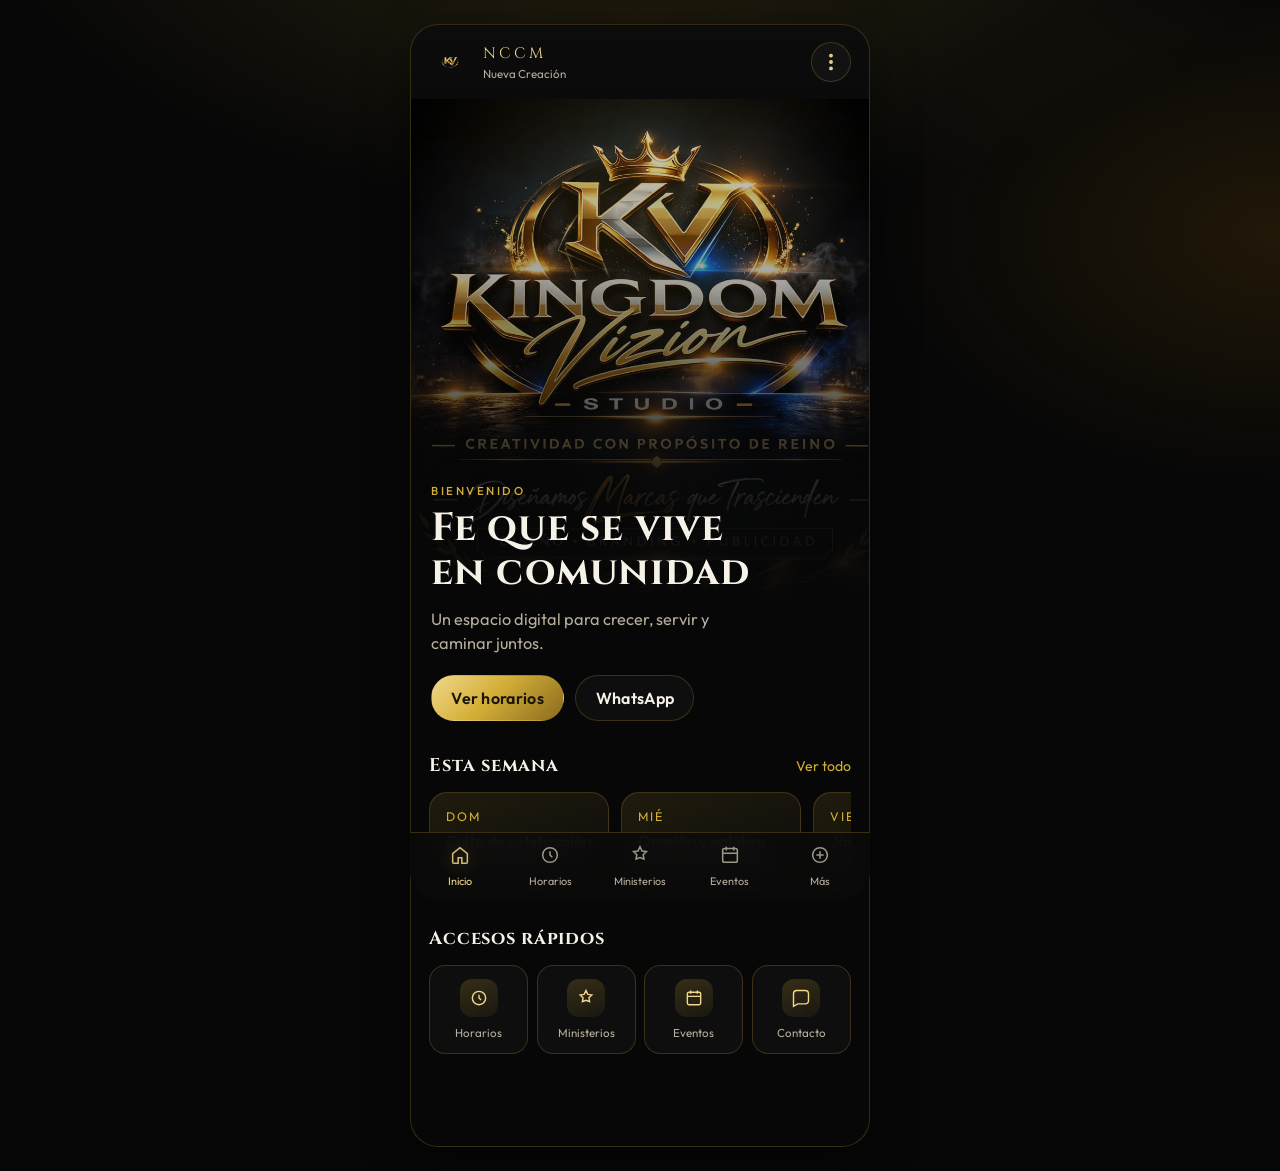
<file: nccm/index.html>
<!DOCTYPE html>
<html lang="es">
<head>
  <meta charset="UTF-8">
  <meta name="viewport" content="width=device-width, initial-scale=1.0, viewport-fit=cover">
  <meta name="theme-color" content="#0a0a0a">
  <meta name="apple-mobile-web-app-capable" content="yes">
  <meta name="apple-mobile-web-app-status-bar-style" content="black-translucent">
  <meta name="description" content="NCCM — Nueva Creación. Comunidad, fe y propósito en un solo lugar.">
  <title>NCCM · Nueva Creación</title>
  <link rel="preconnect" href="https://fonts.googleapis.com">
  <link rel="preconnect" href="https://fonts.gstatic.com" crossorigin>
  <link href="https://fonts.googleapis.com/css2?family=Cinzel:wght@500;700&family=Outfit:wght@300;400;500;600;700&display=swap" rel="stylesheet">
  <link rel="manifest" href="manifest.webmanifest">
  <link rel="icon" href="assets/monogram.png">
  <link rel="stylesheet" href="styles.css">
</head>
<body>
  <div class="app" id="app">
    <!-- Splash -->
    <div class="splash" id="splash" aria-hidden="true">
      <img src="assets/monogram.png" alt="" class="splash__mark">
      <p class="splash__brand">NCCM</p>
      <p class="splash__tag">Nueva Creación</p>
    </div>

    <!-- Screens -->
    <main class="screens">
      <!-- INICIO -->
      <section class="screen screen--active" id="screen-inicio" data-screen="inicio">
        <header class="topbar">
          <div class="topbar__brand">
            <img src="assets/monogram.png" alt="" class="topbar__mark">
            <div>
              <p class="topbar__name">NCCM</p>
              <p class="topbar__sub">Nueva Creación</p>
            </div>
          </div>
          <button type="button" class="icon-btn" data-nav="mas" aria-label="Más opciones">
            <svg width="22" height="22" viewBox="0 0 24 24" fill="none" stroke="currentColor" stroke-width="1.8"><circle cx="12" cy="5" r="1.2"/><circle cx="12" cy="12" r="1.2"/><circle cx="12" cy="19" r="1.2"/></svg>
          </button>
        </header>

        <div class="hero">
          <div class="hero__media" role="img" aria-label="Identidad NCCM">
            <img src="assets/hero.jpeg" alt="NCCM — identidad visual">
            <div class="hero__veil"></div>
          </div>
          <div class="hero__copy">
            <p class="eyebrow">Bienvenido</p>
            <h1>Fe que se vive<br>en comunidad</h1>
            <p class="lede">Un espacio digital para crecer, servir y caminar juntos.</p>
            <div class="cta-row">
              <button type="button" class="btn btn--gold" data-nav="servicios">Ver horarios</button>
              <a class="btn btn--ghost" href="https://wa.me/528681837545" target="_blank" rel="noopener">WhatsApp</a>
            </div>
          </div>
        </div>

        <section class="block">
          <div class="block__head">
            <h2>Esta semana</h2>
            <button type="button" class="text-link" data-nav="eventos">Ver todo</button>
          </div>
          <div class="rail" role="list">
            <article class="rail-card" role="listitem">
              <p class="rail-card__day">Dom</p>
              <p class="rail-card__title">Culto de celebración</p>
              <p class="rail-card__meta">10:00 · Santuario</p>
            </article>
            <article class="rail-card" role="listitem">
              <p class="rail-card__day">Mié</p>
              <p class="rail-card__title">Oración y palabra</p>
              <p class="rail-card__meta">19:00 · Salón principal</p>
            </article>
            <article class="rail-card" role="listitem">
              <p class="rail-card__day">Vie</p>
              <p class="rail-card__title">Jóvenes NCCM</p>
              <p class="rail-card__meta">18:30 · Terraza</p>
            </article>
          </div>
        </section>

        <section class="block block--last">
          <div class="block__head">
            <h2>Accesos rápidos</h2>
          </div>
          <div class="quick">
            <button type="button" class="quick__item" data-nav="servicios">
              <span class="quick__icon" aria-hidden="true">
                <svg width="20" height="20" viewBox="0 0 24 24" fill="none" stroke="currentColor" stroke-width="1.7"><circle cx="12" cy="12" r="8"/><path d="M12 8v4l2.5 2.5"/></svg>
              </span>
              <span>Horarios</span>
            </button>
            <button type="button" class="quick__item" data-nav="ministerios">
              <span class="quick__icon" aria-hidden="true">
                <svg width="20" height="20" viewBox="0 0 24 24" fill="none" stroke="currentColor" stroke-width="1.7"><path d="M12 3l2.2 4.6L19 8.3l-3.5 3.4.8 4.8L12 14.8 7.7 16.5l.8-4.8L5 8.3l4.8-.7L12 3z"/></svg>
              </span>
              <span>Ministerios</span>
            </button>
            <button type="button" class="quick__item" data-nav="eventos">
              <span class="quick__icon" aria-hidden="true">
                <svg width="20" height="20" viewBox="0 0 24 24" fill="none" stroke="currentColor" stroke-width="1.7"><rect x="4" y="5" width="16" height="15" rx="2"/><path d="M8 3v4M16 3v4M4 10h16"/></svg>
              </span>
              <span>Eventos</span>
            </button>
            <a class="quick__item" href="https://wa.me/528681837545?text=Hola%20NCCM" target="_blank" rel="noopener">
              <span class="quick__icon" aria-hidden="true">
                <svg width="20" height="20" viewBox="0 0 24 24" fill="none" stroke="currentColor" stroke-width="1.7"><path d="M21 15a4 4 0 0 1-4 4H8l-5 3V7a4 4 0 0 1 4-4h10a4 4 0 0 1 4 4z"/></svg>
              </span>
              <span>Contacto</span>
            </a>
          </div>
        </section>
      </section>

      <!-- SERVICIOS -->
      <section class="screen" id="screen-servicios" data-screen="servicios" hidden>
        <header class="page-head">
          <h1>Horarios</h1>
          <p>Encuentros semanales de la comunidad.</p>
        </header>
        <ul class="list">
          <li class="list__item">
            <div>
              <p class="list__title">Culto dominical</p>
              <p class="list__meta">Celebración · Adoración · Palabra</p>
            </div>
            <p class="list__time">Dom · 10:00</p>
          </li>
          <li class="list__item">
            <div>
              <p class="list__title">Escuela bíblica</p>
              <p class="list__meta">Niños, jóvenes y adultos</p>
            </div>
            <p class="list__time">Dom · 09:00</p>
          </li>
          <li class="list__item">
            <div>
              <p class="list__title">Oración midweek</p>
              <p class="list__meta">Intercesión y estudio</p>
            </div>
            <p class="list__time">Mié · 19:00</p>
          </li>
          <li class="list__item">
            <div>
              <p class="list__title">Jóvenes NCCM</p>
              <p class="list__meta">Comunidad y discipulado</p>
            </div>
            <p class="list__time">Vie · 18:30</p>
          </li>
        </ul>
      </section>

      <!-- MINISTERIOS -->
      <section class="screen" id="screen-ministerios" data-screen="ministerios" hidden>
        <header class="page-head">
          <h1>Ministerios</h1>
          <p>Espacios para servir y crecer juntos.</p>
        </header>
        <div class="stack">
          <article class="panel">
            <h2>Familias</h2>
            <p>Acompañamiento pastoral y recursos para el hogar.</p>
          </article>
          <article class="panel">
            <h2>Jóvenes</h2>
            <p>Identidad, liderazgo y fe con propósito.</p>
          </article>
          <article class="panel">
            <h2>Adoración</h2>
            <p>Música, atmósfera y encuentro con Dios.</p>
          </article>
          <article class="panel">
            <h2>Servicio</h2>
            <p>Alcance local y proyectos de impacto comunitario.</p>
          </article>
        </div>
      </section>

      <!-- EVENTOS -->
      <section class="screen" id="screen-eventos" data-screen="eventos" hidden>
        <header class="page-head">
          <h1>Eventos</h1>
          <p>Próximas citas de la comunidad.</p>
        </header>
        <div class="stack">
          <article class="event">
            <div class="event__date">
              <span class="event__month">Jul</span>
              <span class="event__day">20</span>
            </div>
            <div>
              <h2>Noche de adoración</h2>
              <p>19:00 · Santuario principal</p>
            </div>
          </article>
          <article class="event">
            <div class="event__date">
              <span class="event__month">Ago</span>
              <span class="event__day">03</span>
            </div>
            <div>
              <h2>Retiro de jóvenes</h2>
              <p>Todo el día · Inscripción abierta</p>
            </div>
          </article>
          <article class="event">
            <div class="event__date">
              <span class="event__month">Ago</span>
              <span class="event__day">17</span>
            </div>
            <div>
              <h2>Escuela de líderes</h2>
              <p>11:00 · Salón de formación</p>
            </div>
          </article>
        </div>
      </section>

      <!-- MÁS -->
      <section class="screen" id="screen-mas" data-screen="mas" hidden>
        <header class="page-head">
          <h1>Más</h1>
          <p>Información y contacto.</p>
        </header>
        <div class="stack">
          <article class="panel panel--brand">
            <img src="assets/logo.png" alt="Kingdom Vizion Studio" class="panel__logo">
            <p class="panel__kicker">Diseñado por</p>
            <h2>Kingdom Vizion Studio</h2>
            <p>Creatividad con propósito de Reino.</p>
          </article>
          <a class="row-link" href="mailto:contacto@kingdomvzb.com">
            <span>Email</span>
            <span class="row-link__val">contacto@kingdomvzb.com</span>
          </a>
          <a class="row-link" href="https://wa.me/528681837545" target="_blank" rel="noopener">
            <span>WhatsApp</span>
            <span class="row-link__val">+52 868 183 7545</span>
          </a>
          <p class="footnote">© 2026 NCCM · Entrega Kingdom Vizion Studio</p>
        </div>
      </section>
    </main>

    <!-- Bottom nav -->
    <nav class="tabbar" aria-label="Navegación principal">
      <button type="button" class="tab tab--active" data-nav="inicio" aria-current="page">
        <svg width="22" height="22" viewBox="0 0 24 24" fill="none" stroke="currentColor" stroke-width="1.7"><path d="M4 10.5 12 4l8 6.5V20a1 1 0 0 1-1 1h-5v-6H10v6H5a1 1 0 0 1-1-1v-9.5z"/></svg>
        <span>Inicio</span>
      </button>
      <button type="button" class="tab" data-nav="servicios">
        <svg width="22" height="22" viewBox="0 0 24 24" fill="none" stroke="currentColor" stroke-width="1.7"><circle cx="12" cy="12" r="8"/><path d="M12 8v4l2.5 2.5"/></svg>
        <span>Horarios</span>
      </button>
      <button type="button" class="tab" data-nav="ministerios">
        <svg width="22" height="22" viewBox="0 0 24 24" fill="none" stroke="currentColor" stroke-width="1.7"><path d="M12 3l2.2 4.6L19 8.3l-3.5 3.4.8 4.8L12 14.8 7.7 16.5l.8-4.8L5 8.3l4.8-.7L12 3z"/></svg>
        <span>Ministerios</span>
      </button>
      <button type="button" class="tab" data-nav="eventos">
        <svg width="22" height="22" viewBox="0 0 24 24" fill="none" stroke="currentColor" stroke-width="1.7"><rect x="4" y="5" width="16" height="15" rx="2"/><path d="M8 3v4M16 3v4M4 10h16"/></svg>
        <span>Eventos</span>
      </button>
      <button type="button" class="tab" data-nav="mas">
        <svg width="22" height="22" viewBox="0 0 24 24" fill="none" stroke="currentColor" stroke-width="1.7"><circle cx="12" cy="12" r="8"/><path d="M8 12h8M12 8v8"/></svg>
        <span>Más</span>
      </button>
    </nav>
  </div>

  <script src="app.js"></script>
</body>
</html>
</file>
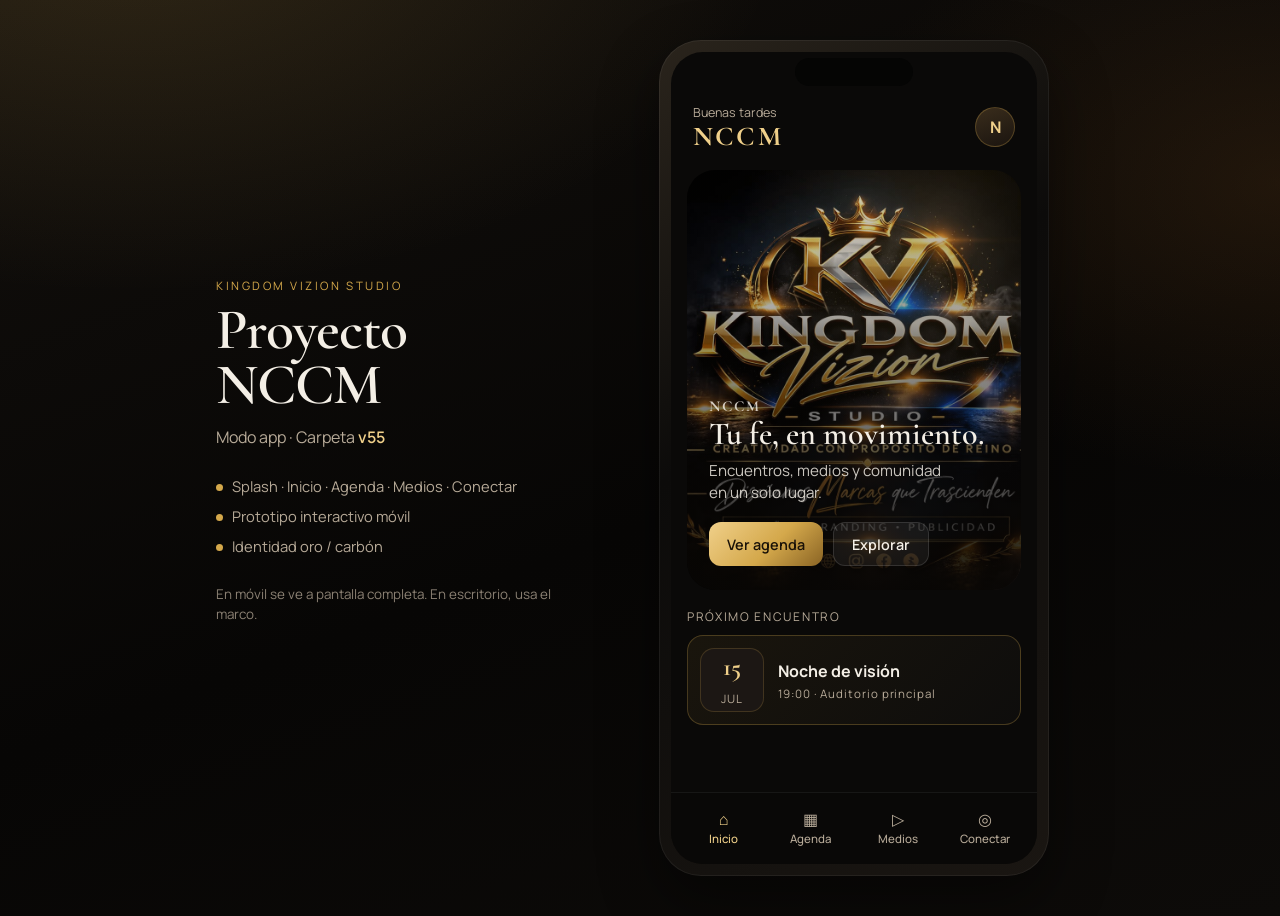
<file: v55/index.html>
<!DOCTYPE html>
<html lang="es">
<head>
  <meta charset="UTF-8" />
  <meta name="viewport" content="width=device-width, initial-scale=1.0, viewport-fit=cover" />
  <meta name="theme-color" content="#0a0908" />
  <meta name="apple-mobile-web-app-capable" content="yes" />
  <title>NCCM · Modo App · v55</title>
  <link rel="preconnect" href="https://fonts.googleapis.com" />
  <link rel="preconnect" href="https://fonts.gstatic.com" crossorigin />
  <link href="https://fonts.googleapis.com/css2?family=Cormorant+Garamond:ital,wght@0,500;0,600;0,700;1,500&family=Manrope:wght@400;500;600;700&display=swap" rel="stylesheet" />
  <link rel="stylesheet" href="styles.css" />
</head>
<body>
  <div class="stage">
    <aside class="meta">
      <p class="meta-studio">Kingdom Vizion Studio</p>
      <h1 class="meta-title">Proyecto NCCM</h1>
      <p class="meta-line">Modo app · Carpeta <strong>v55</strong></p>
      <ul class="meta-list">
        <li>Splash · Inicio · Agenda · Medios · Conectar</li>
        <li>Prototipo interactivo móvil</li>
        <li>Identidad oro / carbón</li>
      </ul>
      <p class="meta-hint">En móvil se ve a pantalla completa. En escritorio, usa el marco.</p>
    </aside>

    <div class="phone" id="phone">
      <div class="phone-bezel">
        <div class="phone-notch" aria-hidden="true"></div>
        <div class="app" id="app">
          <!-- Splash -->
          <section class="screen screen-splash is-active" data-screen="splash" aria-label="Splash">
            <div class="splash-bg" aria-hidden="true"></div>
            <img class="splash-mark" src="assets/logo-kv.png" alt="NCCM" />
            <p class="splash-brand">NCCM</p>
            <p class="splash-tag">Nueva Comunidad · Conexión con Propósito</p>
            <div class="splash-bar" aria-hidden="true"><span></span></div>
          </section>

          <!-- Home -->
          <section class="screen screen-home" data-screen="home" aria-label="Inicio">
            <header class="topbar">
              <div>
                <p class="topbar-kicker">Buenas tardes</p>
                <p class="topbar-brand">NCCM</p>
              </div>
              <button class="avatar" type="button" data-nav="connect" aria-label="Perfil">N</button>
            </header>

            <div class="home-hero">
              <img class="home-hero-img" src="assets/hero-brand.jpeg" alt="" />
              <div class="home-hero-veil"></div>
              <div class="home-hero-copy">
                <p class="brand-lockup">NCCM</p>
                <h2>Tu fe, en movimiento.</h2>
                <p>Encuentros, medios y comunidad en un solo lugar.</p>
                <div class="cta-row">
                  <button class="btn btn-primary" type="button" data-nav="agenda">Ver agenda</button>
                  <button class="btn btn-ghost" type="button" data-nav="media">Explorar</button>
                </div>
              </div>
            </div>

            <section class="strip" aria-label="Próximo encuentro">
              <p class="strip-label">Próximo encuentro</p>
              <button class="strip-item" type="button" data-nav="agenda">
                <span class="strip-date">
                  <strong>15</strong>
                  <em>JUL</em>
                </span>
                <span class="strip-copy">
                  <strong>Noche de visión</strong>
                  <em>19:00 · Auditorio principal</em>
                </span>
              </button>
            </section>
          </section>

          <!-- Agenda -->
          <section class="screen screen-agenda" data-screen="agenda" aria-label="Agenda">
            <header class="page-head">
              <h2>Agenda</h2>
              <p>Lo que viene esta temporada.</p>
            </header>
            <div class="feed">
              <article class="feed-row is-featured">
                <time datetime="2026-07-15">15 Jul · 19:00</time>
                <h3>Noche de visión</h3>
                <p>Apertura de temporada y presentación de propósitos.</p>
              </article>
              <article class="feed-row">
                <time datetime="2026-07-18">18 Jul · 10:00</time>
                <h3>Escuela de líderes</h3>
                <p>Formación práctica para equipos de servicio.</p>
              </article>
              <article class="feed-row">
                <time datetime="2026-07-20">20 Jul · 18:30</time>
                <h3>Encuentro de jóvenes</h3>
                <p>Adoración, palabra y comunidad.</p>
              </article>
              <article class="feed-row">
                <time datetime="2026-07-22">22 Jul · 20:00</time>
                <h3>Oración de medianoche</h3>
                <p>Espacio íntimo de intercesión.</p>
              </article>
            </div>
          </section>

          <!-- Media -->
          <section class="screen screen-media" data-screen="media" aria-label="Medios">
            <header class="page-head">
              <h2>Medios</h2>
              <p>Mensajes y recursos para seguir creciendo.</p>
            </header>
            <div class="media-grid">
              <button class="media-tile media-tile-lg" type="button">
                <img src="assets/hero-brand.jpeg" alt="" />
                <span>
                  <strong>Serie: Propósito</strong>
                  <em>4 episodios</em>
                </span>
              </button>
              <button class="media-tile" type="button">
                <span class="media-glyph">▶</span>
                <strong>Live replay</strong>
                <em>Domingo</em>
              </button>
              <button class="media-tile" type="button">
                <span class="media-glyph">◉</span>
                <strong>Podcast</strong>
                <em>Nuevo</em>
              </button>
              <button class="media-tile" type="button">
                <span class="media-glyph">♪</span>
                <strong>Adoración</strong>
                <em>Playlist</em>
              </button>
              <button class="media-tile" type="button">
                <span class="media-glyph">▣</span>
                <strong>Devocional</strong>
                <em>Diario</em>
              </button>
            </div>
          </section>

          <!-- Connect -->
          <section class="screen screen-connect" data-screen="connect" aria-label="Conectar">
            <header class="page-head">
              <h2>Conectar</h2>
              <p>Habla con el equipo NCCM.</p>
            </header>
            <div class="connect-panel">
              <img class="connect-logo" src="assets/logo-kvs.png" alt="Kingdom Vizion Studio" />
              <p class="connect-brand">NCCM</p>
              <p class="connect-note">Diseño y prototipo por Kingdom Vizion Studio.</p>
              <a class="btn btn-primary btn-block" href="https://wa.me/528681837545" target="_blank" rel="noopener">WhatsApp</a>
              <a class="btn btn-ghost btn-block" href="mailto:contacto@kingdomvzb.com">contacto@kingdomvzb.com</a>
            </div>
          </section>

          <nav class="tabbar" aria-label="Navegación principal" hidden>
            <button type="button" data-nav="home" class="tab is-active">
              <span class="tab-ico" aria-hidden="true">⌂</span>
              <span>Inicio</span>
            </button>
            <button type="button" data-nav="agenda" class="tab">
              <span class="tab-ico" aria-hidden="true">▦</span>
              <span>Agenda</span>
            </button>
            <button type="button" data-nav="media" class="tab">
              <span class="tab-ico" aria-hidden="true">▷</span>
              <span>Medios</span>
            </button>
            <button type="button" data-nav="connect" class="tab">
              <span class="tab-ico" aria-hidden="true">◎</span>
              <span>Conectar</span>
            </button>
          </nav>
        </div>
      </div>
    </div>
  </div>

  <script src="app.js"></script>
</body>
</html>
</file>
<file: nccm/styles.css>
:root {
  --bg: #070707;
  --bg-elev: #121212;
  --bg-soft: #1a1712;
  --gold: #d4af37;
  --gold-soft: #f0d78c;
  --gold-deep: #8a6b1f;
  --ink: #f7f2e8;
  --muted: #b7ae9c;
  --line: rgba(212, 175, 55, 0.22);
  --shadow: 0 18px 50px rgba(0, 0, 0, 0.45);
  --radius: 18px;
  --safe-b: env(safe-area-inset-bottom, 0px);
  --tab-h: 68px;
  --font-display: "Cinzel", Georgia, serif;
  --font-body: "Outfit", system-ui, sans-serif;
}

*,
*::before,
*::after {
  box-sizing: border-box;
}

html,
body {
  margin: 0;
  min-height: 100%;
  background:
    radial-gradient(1200px 600px at 50% -10%, rgba(212, 175, 55, 0.16), transparent 55%),
    radial-gradient(800px 500px at 100% 20%, rgba(80, 55, 10, 0.35), transparent 50%),
    var(--bg);
  color: var(--ink);
  font-family: var(--font-body);
  -webkit-font-smoothing: antialiased;
}

body {
  min-height: 100dvh;
}

button,
a {
  font: inherit;
  color: inherit;
}

img {
  display: block;
  max-width: 100%;
}

.app {
  width: min(460px, 100%);
  min-height: 100dvh;
  margin: 0 auto;
  position: relative;
  padding-bottom: calc(var(--tab-h) + var(--safe-b));
  overflow: clip;
  background:
    linear-gradient(180deg, rgba(255, 255, 255, 0.02), transparent 20%),
    var(--bg);
  box-shadow: var(--shadow);
}

/* Splash */
.splash {
  position: fixed;
  inset: 0;
  z-index: 50;
  display: grid;
  place-content: center;
  justify-items: center;
  gap: 0.4rem;
  background:
    radial-gradient(circle at 50% 35%, rgba(212, 175, 55, 0.22), transparent 45%),
    #050505;
  transition: opacity 0.55s ease, visibility 0.55s ease;
}

.splash.is-done {
  opacity: 0;
  visibility: hidden;
  pointer-events: none;
}

.splash__mark {
  width: 96px;
  height: auto;
  animation: rise 0.8s ease both;
}

.splash__brand {
  margin: 0.6rem 0 0;
  font-family: var(--font-display);
  font-size: 1.7rem;
  letter-spacing: 0.28em;
  color: var(--gold-soft);
  animation: rise 0.8s ease 0.1s both;
}

.splash__tag {
  margin: 0;
  color: var(--muted);
  letter-spacing: 0.12em;
  text-transform: uppercase;
  font-size: 0.72rem;
  animation: rise 0.8s ease 0.18s both;
}

@keyframes rise {
  from {
    opacity: 0;
    transform: translateY(14px) scale(0.98);
  }
  to {
    opacity: 1;
    transform: none;
  }
}

.screens {
  position: relative;
}

.screen {
  display: none;
  animation: screenIn 0.35s ease both;
}

.screen.screen--active {
  display: block;
}

@keyframes screenIn {
  from {
    opacity: 0;
    transform: translateY(10px);
  }
  to {
    opacity: 1;
    transform: none;
  }
}

.topbar {
  display: flex;
  align-items: center;
  justify-content: space-between;
  padding: 1rem 1.15rem 0.4rem;
}

.topbar__brand {
  display: flex;
  align-items: center;
  gap: 0.75rem;
}

.topbar__mark {
  width: 42px;
  height: 42px;
  object-fit: contain;
}

.topbar__name {
  margin: 0;
  font-family: var(--font-display);
  letter-spacing: 0.18em;
  font-size: 0.95rem;
  color: var(--gold-soft);
}

.topbar__sub {
  margin: 0.1rem 0 0;
  font-size: 0.72rem;
  color: var(--muted);
}

.icon-btn {
  width: 40px;
  height: 40px;
  border: 1px solid var(--line);
  border-radius: 999px;
  background: rgba(255, 255, 255, 0.03);
  display: grid;
  place-items: center;
  color: var(--gold-soft);
  cursor: pointer;
}

.hero {
  position: relative;
  margin: 0.6rem 0 0;
}

.hero__media {
  position: relative;
  min-height: min(62vh, 520px);
  overflow: hidden;
}

.hero__media img {
  width: 100%;
  height: min(62vh, 520px);
  object-fit: cover;
  object-position: center top;
  transform: scale(1.04);
  animation: ken 12s ease-in-out infinite alternate;
}

@keyframes ken {
  from {
    transform: scale(1.04) translateY(0);
  }
  to {
    transform: scale(1.1) translateY(-1.5%);
  }
}

.hero__veil {
  position: absolute;
  inset: 0;
  background:
    linear-gradient(180deg, rgba(7, 7, 7, 0.15) 0%, rgba(7, 7, 7, 0.35) 35%, rgba(7, 7, 7, 0.92) 78%, var(--bg) 100%),
    radial-gradient(circle at 50% 20%, rgba(212, 175, 55, 0.18), transparent 50%);
}

.hero__copy {
  position: relative;
  margin-top: -8.5rem;
  padding: 0 1.25rem 0.5rem;
  z-index: 1;
}

.eyebrow {
  margin: 0 0 0.55rem;
  color: var(--gold);
  letter-spacing: 0.22em;
  text-transform: uppercase;
  font-size: 0.72rem;
  font-weight: 500;
}

.hero__copy h1 {
  margin: 0;
  font-family: var(--font-display);
  font-weight: 700;
  font-size: clamp(1.9rem, 7vw, 2.45rem);
  line-height: 1.12;
  letter-spacing: 0.02em;
}

.lede {
  margin: 0.85rem 0 0;
  color: var(--muted);
  font-size: 1.02rem;
  line-height: 1.45;
  max-width: 28ch;
}

.cta-row {
  display: flex;
  flex-wrap: wrap;
  gap: 0.7rem;
  margin-top: 1.25rem;
}

.btn {
  display: inline-flex;
  align-items: center;
  justify-content: center;
  min-height: 46px;
  padding: 0.75rem 1.2rem;
  border-radius: 999px;
  text-decoration: none;
  border: 1px solid transparent;
  cursor: pointer;
  font-weight: 600;
  letter-spacing: 0.02em;
  transition: transform 0.2s ease, background 0.2s ease, border-color 0.2s ease;
}

.btn:active {
  transform: scale(0.98);
}

.btn--gold {
  background: linear-gradient(135deg, var(--gold-soft), var(--gold) 45%, var(--gold-deep));
  color: #1a1408;
}

.btn--ghost {
  background: rgba(255, 255, 255, 0.03);
  border-color: var(--line);
  color: var(--ink);
}

.block {
  padding: 1.5rem 1.15rem 0.4rem;
}

.block--last {
  padding-bottom: 1.5rem;
}

.block__head {
  display: flex;
  align-items: baseline;
  justify-content: space-between;
  gap: 1rem;
  margin-bottom: 0.85rem;
}

.block__head h2,
.page-head h1,
.panel h2,
.event h2,
.list__title {
  font-family: var(--font-display);
  letter-spacing: 0.04em;
}

.block__head h2 {
  margin: 0;
  font-size: 1.15rem;
}

.text-link {
  background: none;
  border: 0;
  color: var(--gold);
  cursor: pointer;
  padding: 0;
  font-size: 0.88rem;
}

.rail {
  display: grid;
  grid-auto-flow: column;
  grid-auto-columns: minmax(180px, 72%);
  gap: 0.75rem;
  overflow-x: auto;
  padding-bottom: 0.35rem;
  scroll-snap-type: x mandatory;
  -webkit-overflow-scrolling: touch;
}

.rail::-webkit-scrollbar {
  display: none;
}

.rail-card {
  scroll-snap-align: start;
  background: linear-gradient(160deg, rgba(212, 175, 55, 0.12), rgba(255, 255, 255, 0.02));
  border: 1px solid var(--line);
  border-radius: var(--radius);
  padding: 1rem;
}

.rail-card__day {
  margin: 0;
  color: var(--gold);
  font-size: 0.78rem;
  letter-spacing: 0.16em;
  text-transform: uppercase;
}

.rail-card__title {
  margin: 0.45rem 0 0.25rem;
  font-weight: 600;
}

.rail-card__meta {
  margin: 0;
  color: var(--muted);
  font-size: 0.88rem;
}

.quick {
  display: grid;
  grid-template-columns: repeat(4, 1fr);
  gap: 0.55rem;
}

.quick__item {
  display: grid;
  justify-items: center;
  gap: 0.45rem;
  padding: 0.85rem 0.35rem;
  border-radius: 16px;
  border: 1px solid var(--line);
  background: rgba(255, 255, 255, 0.03);
  text-decoration: none;
  cursor: pointer;
  font-size: 0.72rem;
  color: var(--muted);
}

.quick__icon {
  width: 38px;
  height: 38px;
  border-radius: 12px;
  display: grid;
  place-items: center;
  color: var(--gold-soft);
  background: linear-gradient(160deg, rgba(212, 175, 55, 0.2), rgba(212, 175, 55, 0.05));
}

.page-head {
  padding: 1.35rem 1.2rem 0.5rem;
}

.page-head h1 {
  margin: 0;
  font-size: 1.8rem;
}

.page-head p {
  margin: 0.45rem 0 0;
  color: var(--muted);
}

.list {
  list-style: none;
  margin: 0;
  padding: 0.4rem 1.1rem 1.5rem;
  display: grid;
  gap: 0.7rem;
}

.list__item {
  display: flex;
  justify-content: space-between;
  gap: 1rem;
  align-items: center;
  padding: 1rem 1.05rem;
  border-radius: var(--radius);
  border: 1px solid var(--line);
  background: linear-gradient(145deg, rgba(255, 255, 255, 0.03), rgba(212, 175, 55, 0.05));
}

.list__title {
  margin: 0;
  font-size: 1rem;
}

.list__meta {
  margin: 0.3rem 0 0;
  color: var(--muted);
  font-size: 0.86rem;
}

.list__time {
  margin: 0;
  color: var(--gold-soft);
  font-size: 0.82rem;
  white-space: nowrap;
  font-weight: 600;
}

.stack {
  display: grid;
  gap: 0.75rem;
  padding: 0.4rem 1.1rem 1.5rem;
}

.panel {
  padding: 1.15rem 1.1rem;
  border-radius: var(--radius);
  border: 1px solid var(--line);
  background: linear-gradient(160deg, rgba(212, 175, 55, 0.1), rgba(255, 255, 255, 0.02));
}

.panel h2 {
  margin: 0 0 0.4rem;
  font-size: 1.15rem;
}

.panel p {
  margin: 0;
  color: var(--muted);
  line-height: 1.45;
}

.panel--brand {
  text-align: center;
  padding-top: 1.4rem;
}

.panel__logo {
  width: min(220px, 70%);
  margin: 0 auto 0.9rem;
}

.panel__kicker {
  margin: 0;
  letter-spacing: 0.18em;
  text-transform: uppercase;
  font-size: 0.7rem;
  color: var(--gold);
}

.event {
  display: flex;
  gap: 1rem;
  align-items: center;
  padding: 1rem;
  border-radius: var(--radius);
  border: 1px solid var(--line);
  background: rgba(255, 255, 255, 0.03);
}

.event__date {
  width: 58px;
  height: 64px;
  border-radius: 14px;
  display: grid;
  place-content: center;
  text-align: center;
  background: linear-gradient(160deg, rgba(212, 175, 55, 0.28), rgba(212, 175, 55, 0.08));
  border: 1px solid var(--line);
}

.event__month {
  font-size: 0.68rem;
  letter-spacing: 0.14em;
  text-transform: uppercase;
  color: var(--gold);
}

.event__day {
  font-family: var(--font-display);
  font-size: 1.35rem;
  line-height: 1;
}

.event h2 {
  margin: 0 0 0.25rem;
  font-size: 1.05rem;
}

.event p {
  margin: 0;
  color: var(--muted);
  font-size: 0.88rem;
}

.row-link {
  display: flex;
  justify-content: space-between;
  gap: 1rem;
  align-items: center;
  padding: 1rem 1.05rem;
  border-radius: var(--radius);
  border: 1px solid var(--line);
  text-decoration: none;
  background: rgba(255, 255, 255, 0.03);
}

.row-link__val {
  color: var(--gold-soft);
  font-size: 0.86rem;
}

.footnote {
  margin: 0.6rem 0 0;
  text-align: center;
  color: var(--muted);
  font-size: 0.78rem;
}

.tabbar {
  position: fixed;
  left: 50%;
  bottom: 0;
  transform: translateX(-50%);
  width: min(460px, 100%);
  height: calc(var(--tab-h) + var(--safe-b));
  padding: 0.35rem 0.4rem var(--safe-b);
  display: grid;
  grid-template-columns: repeat(5, 1fr);
  gap: 0.15rem;
  background: rgba(10, 10, 10, 0.92);
  border-top: 1px solid var(--line);
  backdrop-filter: blur(14px);
  z-index: 20;
}

.tab {
  border: 0;
  background: transparent;
  color: var(--muted);
  display: grid;
  justify-items: center;
  gap: 0.15rem;
  font-size: 0.68rem;
  cursor: pointer;
  padding: 0.35rem 0.2rem;
}

.tab svg {
  opacity: 0.85;
}

.tab--active {
  color: var(--gold-soft);
}

.tab--active svg {
  filter: drop-shadow(0 0 8px rgba(212, 175, 55, 0.45));
}

@media (min-width: 720px) {
  body {
    display: grid;
    place-items: center;
    padding: 1.5rem 0;
  }

  .app {
    min-height: min(920px, 96dvh);
    border: 1px solid var(--line);
    border-radius: 28px;
    overflow: hidden;
  }

  .tabbar {
    width: min(460px, calc(100% - 0px));
    border-radius: 0 0 28px 28px;
  }

  .splash {
    position: absolute;
    border-radius: 28px;
  }
}
</file>
<file: v55/styles.css>
:root {
  --bg: #0a0908;
  --bg-elev: #14110f;
  --bg-soft: #1c1714;
  --ink: #f4efe6;
  --ink-muted: #b7aa98;
  --gold: #d4a84b;
  --gold-bright: #f0d08a;
  --gold-deep: #8a6424;
  --line: rgba(212, 168, 75, 0.28);
  --shadow: 0 24px 60px rgba(0, 0, 0, 0.45);
  --font-display: "Cormorant Garamond", Georgia, serif;
  --font-body: "Manrope", sans-serif;
  --radius: 18px;
  --safe-b: env(safe-area-inset-bottom, 0px);
}

* {
  box-sizing: border-box;
}

html,
body {
  margin: 0;
  min-height: 100%;
  background:
    radial-gradient(1200px 700px at 10% -10%, rgba(212, 168, 75, 0.16), transparent 55%),
    radial-gradient(900px 600px at 100% 20%, rgba(80, 50, 20, 0.35), transparent 50%),
    linear-gradient(160deg, #120f0c 0%, #070605 55%, #0d0b09 100%);
  color: var(--ink);
  font-family: var(--font-body);
}

body {
  min-height: 100dvh;
}

button,
a {
  font: inherit;
}

.stage {
  min-height: 100dvh;
  display: grid;
  grid-template-columns: minmax(240px, 380px) minmax(320px, 420px);
  gap: 48px;
  align-items: center;
  justify-content: center;
  padding: 40px 28px;
}

.meta {
  max-width: 360px;
}

.meta-studio {
  margin: 0 0 10px;
  letter-spacing: 0.22em;
  text-transform: uppercase;
  font-size: 0.72rem;
  color: var(--gold);
}

.meta-title {
  margin: 0;
  font-family: var(--font-display);
  font-size: clamp(2.6rem, 5vw, 3.6rem);
  font-weight: 600;
  line-height: 0.95;
  letter-spacing: -0.02em;
}

.meta-line {
  margin: 14px 0 0;
  color: var(--ink-muted);
  font-size: 1rem;
}

.meta-line strong {
  color: var(--gold-bright);
  font-weight: 600;
}

.meta-list {
  margin: 28px 0 0;
  padding: 0;
  list-style: none;
  display: grid;
  gap: 10px;
  color: var(--ink-muted);
  font-size: 0.92rem;
}

.meta-list li {
  padding-left: 16px;
  position: relative;
}

.meta-list li::before {
  content: "";
  position: absolute;
  left: 0;
  top: 0.55em;
  width: 7px;
  height: 7px;
  border-radius: 50%;
  background: var(--gold);
}

.meta-hint {
  margin-top: 28px;
  color: rgba(183, 170, 152, 0.75);
  font-size: 0.84rem;
  line-height: 1.5;
}

.phone {
  width: min(100%, 390px);
  justify-self: center;
}

.phone-bezel {
  position: relative;
  border-radius: 42px;
  padding: 12px;
  background:
    linear-gradient(145deg, #2a241c 0%, #0c0b0a 40%, #1a1612 100%);
  box-shadow: var(--shadow), inset 0 0 0 1px rgba(255, 255, 255, 0.06);
}

.phone-notch {
  position: absolute;
  top: 18px;
  left: 50%;
  transform: translateX(-50%);
  width: 118px;
  height: 28px;
  border-radius: 20px;
  background: #050504;
  z-index: 5;
  pointer-events: none;
}

.app {
  position: relative;
  height: min(812px, calc(100dvh - 80px));
  border-radius: 32px;
  overflow: hidden;
  background: var(--bg);
  isolation: isolate;
}

.screen {
  position: absolute;
  inset: 0;
  display: flex;
  flex-direction: column;
  opacity: 0;
  visibility: hidden;
  transform: translateY(12px) scale(0.985);
  transition:
    opacity 380ms ease,
    transform 420ms cubic-bezier(0.22, 1, 0.36, 1),
    visibility 380ms;
  overflow: auto;
  padding-bottom: calc(78px + var(--safe-b));
}

.screen.is-active {
  opacity: 1;
  visibility: visible;
  transform: none;
  z-index: 2;
}

.screen-splash {
  padding: 0;
  align-items: center;
  justify-content: center;
  text-align: center;
  z-index: 4;
}

.screen-splash.is-active {
  z-index: 6;
}

.splash-bg {
  position: absolute;
  inset: 0;
  background:
    radial-gradient(circle at 50% 28%, rgba(212, 168, 75, 0.28), transparent 42%),
    linear-gradient(180deg, #1a140e 0%, #070605 60%, #050403 100%);
  animation: breathe 4.5s ease-in-out infinite;
}

.splash-mark {
  position: relative;
  width: min(48vw, 140px);
  height: auto;
  filter: drop-shadow(0 18px 30px rgba(0, 0, 0, 0.55));
  animation: rise 900ms cubic-bezier(0.22, 1, 0.36, 1) both;
}

.splash-brand {
  position: relative;
  margin: 18px 0 0;
  font-family: var(--font-display);
  font-size: 3.2rem;
  font-weight: 700;
  letter-spacing: 0.14em;
  color: var(--gold-bright);
  opacity: 1;
  animation: rise-soft 900ms 80ms cubic-bezier(0.22, 1, 0.36, 1) both;
}

.splash-tag {
  position: relative;
  margin: 8px 28px 0;
  color: var(--ink-muted);
  font-size: 0.9rem;
  letter-spacing: 0.04em;
  line-height: 1.4;
  opacity: 1;
  animation: rise-soft 900ms 140ms cubic-bezier(0.22, 1, 0.36, 1) both;
}

.splash-bar {
  position: absolute;
  left: 50%;
  bottom: 56px;
  transform: translateX(-50%);
  width: 140px;
  height: 3px;
  border-radius: 99px;
  background: rgba(255, 255, 255, 0.08);
  overflow: hidden;
}

.splash-bar span {
  display: block;
  width: 40%;
  height: 100%;
  background: linear-gradient(90deg, var(--gold-deep), var(--gold-bright));
  animation: load 1.6s ease forwards;
}

.topbar {
  display: flex;
  align-items: center;
  justify-content: space-between;
  padding: 52px 22px 12px;
}

.topbar-kicker {
  margin: 0;
  font-size: 0.78rem;
  color: var(--ink-muted);
}

.topbar-brand {
  margin: 2px 0 0;
  font-family: var(--font-display);
  font-size: 1.7rem;
  font-weight: 700;
  letter-spacing: 0.08em;
  color: var(--gold-bright);
  line-height: 1;
}

.avatar {
  width: 40px;
  height: 40px;
  border-radius: 50%;
  border: 1px solid var(--line);
  background: linear-gradient(160deg, #3a2d1c, #1a140f);
  color: var(--gold-bright);
  font-weight: 700;
  cursor: pointer;
}

.home-hero {
  position: relative;
  margin: 8px 16px 0;
  min-height: 420px;
  border-radius: 28px;
  overflow: hidden;
}

.home-hero-img {
  position: absolute;
  inset: 0;
  width: 100%;
  height: 100%;
  object-fit: cover;
  transform: scale(1.04);
  animation: ken 12s ease-in-out infinite alternate;
}

.home-hero-veil {
  position: absolute;
  inset: 0;
  background:
    linear-gradient(180deg, rgba(8, 6, 4, 0.15) 0%, rgba(8, 6, 4, 0.35) 35%, rgba(8, 6, 4, 0.92) 100%),
    radial-gradient(circle at 70% 20%, rgba(212, 168, 75, 0.22), transparent 45%);
}

.home-hero-copy {
  position: relative;
  z-index: 1;
  display: flex;
  flex-direction: column;
  justify-content: flex-end;
  min-height: 420px;
  padding: 28px 22px 24px;
}

.brand-lockup {
  margin: 0 0 10px;
  font-family: var(--font-display);
  font-size: 2.8rem;
  font-weight: 700;
  letter-spacing: 0.14em;
  color: var(--gold-bright);
  text-shadow: 0 8px 24px rgba(0, 0, 0, 0.45);
  line-height: 0.9;
}

.home-hero-copy h2 {
  margin: 0;
  font-family: var(--font-display);
  font-size: 2rem;
  font-weight: 600;
  line-height: 1.05;
}

.home-hero-copy p {
  margin: 10px 0 0;
  max-width: 28ch;
  color: rgba(244, 239, 230, 0.82);
  font-size: 0.95rem;
  line-height: 1.45;
}

.cta-row {
  display: flex;
  gap: 10px;
  margin-top: 18px;
  flex-wrap: wrap;
}

.btn {
  appearance: none;
  border: 0;
  cursor: pointer;
  text-decoration: none;
  display: inline-flex;
  align-items: center;
  justify-content: center;
  min-height: 44px;
  padding: 0 18px;
  border-radius: 12px;
  font-weight: 600;
  font-size: 0.9rem;
  transition: transform 180ms ease, background 180ms ease, color 180ms ease;
}

.btn:active {
  transform: scale(0.97);
}

.btn-primary {
  background: linear-gradient(135deg, var(--gold-bright), var(--gold) 55%, var(--gold-deep));
  color: #1a1208;
}

.btn-ghost {
  background: rgba(255, 255, 255, 0.06);
  color: var(--ink);
  border: 1px solid rgba(255, 255, 255, 0.12);
}

.btn-block {
  width: 100%;
}

.strip {
  padding: 18px 16px 8px;
}

.strip-label {
  margin: 0 0 10px;
  font-size: 0.75rem;
  letter-spacing: 0.14em;
  text-transform: uppercase;
  color: var(--ink-muted);
}

.strip-item {
  width: 100%;
  display: grid;
  grid-template-columns: 64px 1fr;
  gap: 14px;
  align-items: center;
  text-align: left;
  padding: 12px;
  border: 1px solid var(--line);
  border-radius: 16px;
  background: linear-gradient(135deg, rgba(212, 168, 75, 0.08), rgba(255, 255, 255, 0.02));
  color: inherit;
  cursor: pointer;
}

.strip-date {
  display: grid;
  place-items: center;
  width: 64px;
  height: 64px;
  border-radius: 14px;
  background: var(--bg-soft);
  border: 1px solid rgba(212, 168, 75, 0.2);
}

.strip-date strong {
  font-family: var(--font-display);
  font-size: 1.55rem;
  line-height: 1;
  color: var(--gold-bright);
}

.strip-date em,
.strip-copy em {
  font-style: normal;
  font-size: 0.72rem;
  letter-spacing: 0.08em;
  color: var(--ink-muted);
}

.strip-copy {
  display: grid;
  gap: 4px;
}

.strip-copy strong {
  font-size: 1rem;
}

.page-head {
  padding: 56px 22px 8px;
}

.page-head h2 {
  margin: 0;
  font-family: var(--font-display);
  font-size: 2.4rem;
  font-weight: 600;
  letter-spacing: -0.02em;
}

.page-head p {
  margin: 8px 0 0;
  color: var(--ink-muted);
}

.feed {
  display: grid;
  gap: 12px;
  padding: 12px 16px 24px;
}

.feed-row {
  padding: 18px 16px;
  border-radius: 16px;
  background: var(--bg-elev);
  border: 1px solid rgba(255, 255, 255, 0.05);
}

.feed-row.is-featured {
  background:
    linear-gradient(135deg, rgba(212, 168, 75, 0.16), rgba(20, 17, 15, 0.95));
  border-color: var(--line);
}

.feed-row time {
  display: block;
  margin-bottom: 8px;
  font-size: 0.78rem;
  letter-spacing: 0.08em;
  text-transform: uppercase;
  color: var(--gold);
}

.feed-row h3 {
  margin: 0;
  font-size: 1.15rem;
  font-weight: 600;
}

.feed-row p {
  margin: 8px 0 0;
  color: var(--ink-muted);
  font-size: 0.92rem;
  line-height: 1.45;
}

.media-grid {
  display: grid;
  grid-template-columns: 1fr 1fr;
  gap: 12px;
  padding: 12px 16px 24px;
}

.media-tile {
  position: relative;
  min-height: 120px;
  border: 1px solid rgba(255, 255, 255, 0.06);
  border-radius: 16px;
  background: var(--bg-elev);
  color: inherit;
  text-align: left;
  padding: 16px;
  display: flex;
  flex-direction: column;
  justify-content: flex-end;
  gap: 4px;
  cursor: pointer;
  overflow: hidden;
}

.media-tile-lg {
  grid-column: 1 / -1;
  min-height: 180px;
  padding: 0;
}

.media-tile-lg img {
  position: absolute;
  inset: 0;
  width: 100%;
  height: 100%;
  object-fit: cover;
  opacity: 0.55;
}

.media-tile-lg span {
  position: relative;
  z-index: 1;
  display: grid;
  gap: 4px;
  padding: 18px;
  background: linear-gradient(180deg, transparent, rgba(8, 6, 4, 0.92));
}

.media-tile strong {
  font-size: 0.98rem;
}

.media-tile em {
  font-style: normal;
  color: var(--ink-muted);
  font-size: 0.8rem;
}

.media-glyph {
  font-size: 1.2rem;
  color: var(--gold);
  margin-bottom: 8px;
}

.connect-panel {
  margin: 12px 16px 24px;
  padding: 28px 22px;
  border-radius: 22px;
  border: 1px solid var(--line);
  background:
    radial-gradient(circle at 50% 0%, rgba(212, 168, 75, 0.16), transparent 55%),
    var(--bg-elev);
  text-align: center;
  display: grid;
  gap: 12px;
  justify-items: center;
}

.connect-logo {
  width: 148px;
  height: auto;
}

.connect-brand {
  margin: 4px 0 0;
  font-family: var(--font-display);
  font-size: 2.2rem;
  letter-spacing: 0.14em;
  color: var(--gold-bright);
}

.connect-note {
  margin: 0 0 8px;
  color: var(--ink-muted);
  font-size: 0.9rem;
  max-width: 28ch;
  line-height: 1.45;
}

.tabbar {
  position: absolute;
  left: 0;
  right: 0;
  bottom: 0;
  z-index: 8;
  display: grid;
  grid-template-columns: repeat(4, 1fr);
  gap: 2px;
  padding: 10px 10px calc(10px + var(--safe-b));
  background: rgba(10, 9, 8, 0.92);
  backdrop-filter: blur(14px);
  border-top: 1px solid rgba(255, 255, 255, 0.06);
}

.tabbar[hidden] {
  display: none;
}

.tab {
  appearance: none;
  border: 0;
  background: transparent;
  color: var(--ink-muted);
  display: grid;
  gap: 4px;
  justify-items: center;
  padding: 8px 4px;
  cursor: pointer;
  font-size: 0.72rem;
  font-weight: 500;
}

.tab-ico {
  font-size: 1rem;
  line-height: 1;
}

.tab.is-active {
  color: var(--gold-bright);
}

@keyframes rise {
  from {
    opacity: 0;
    transform: translateY(18px);
  }
  to {
    opacity: 1;
    transform: none;
  }
}

@keyframes rise-soft {
  from {
    transform: translateY(12px);
  }
  to {
    transform: none;
  }
}

@keyframes load {
  from {
    transform: translateX(-20%);
  }
  to {
    transform: translateX(160%);
  }
}

@keyframes breathe {
  0%,
  100% {
    filter: brightness(1);
  }
  50% {
    filter: brightness(1.08);
  }
}

@keyframes ken {
  from {
    transform: scale(1.04) translate3d(0, 0, 0);
  }
  to {
    transform: scale(1.1) translate3d(-2%, -1%, 0);
  }
}

@media (max-width: 900px) {
  .stage {
    grid-template-columns: 1fr;
    padding: 0;
    gap: 0;
  }

  .meta {
    display: none;
  }

  .phone {
    width: 100%;
  }

  .phone-bezel {
    border-radius: 0;
    padding: 0;
    box-shadow: none;
    background: transparent;
  }

  .phone-notch {
    display: none;
  }

  .app {
    height: 100dvh;
    border-radius: 0;
  }
}
</file>
